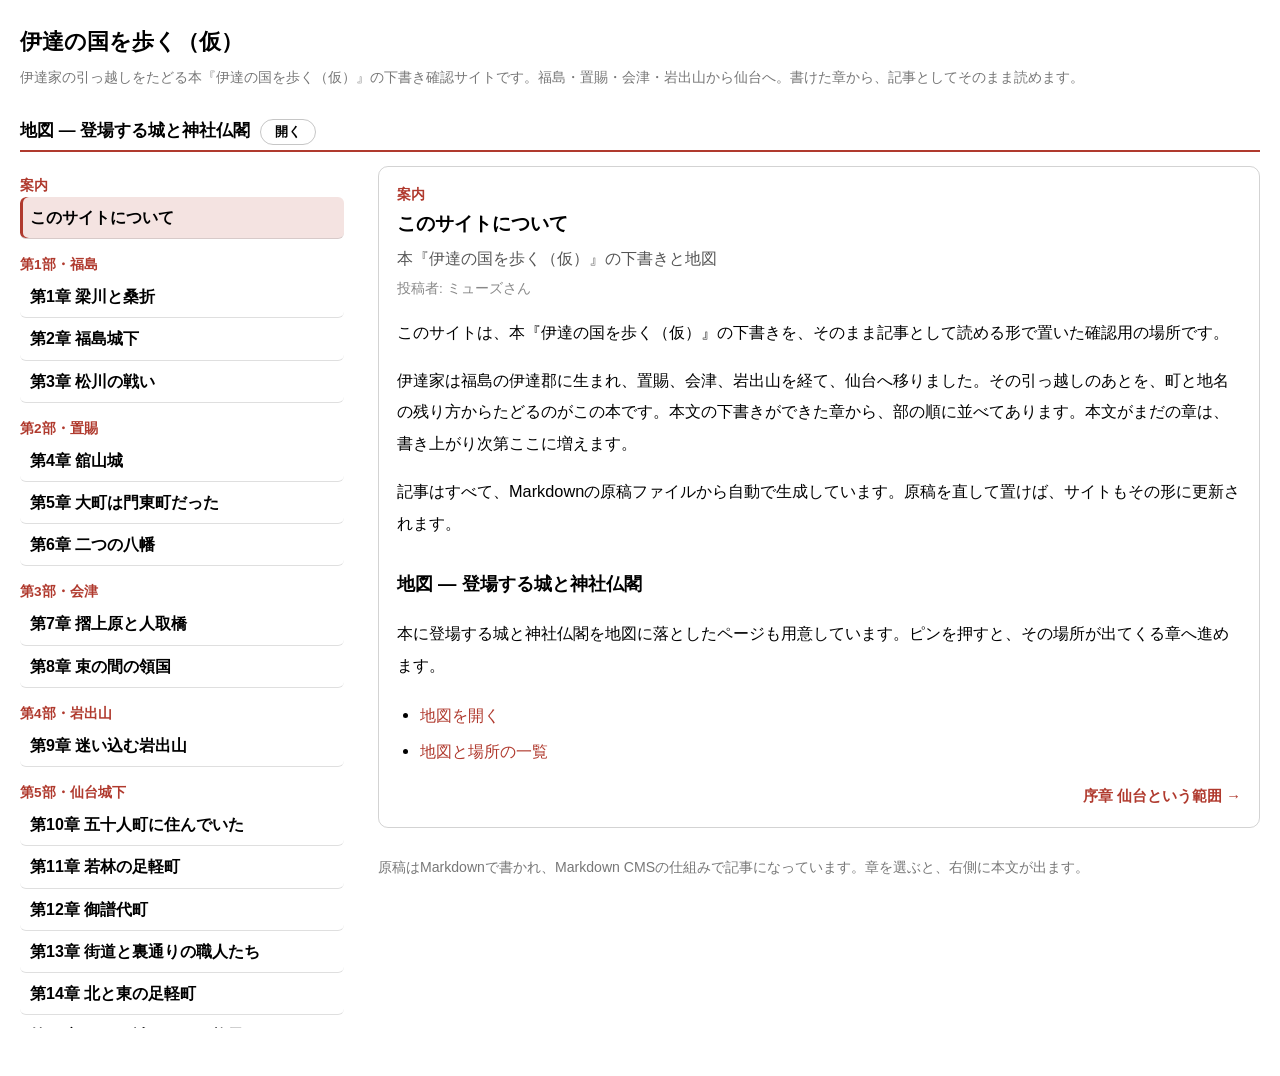
<file: docs/index.html>
<!doctype html><html lang="ja"><head><meta charset="utf-8"><meta name="viewport" content="width=device-width,initial-scale=1"><meta name="description" content="Markdownから生成した静的JSONサイト"><meta http-equiv="Content-Security-Policy" content="default-src 'self'; script-src 'self' https://static.cloudflareinsights.com; style-src 'self'; img-src 'self' data: https://tile.openstreetmap.org https://tile.openstreetmap.jp; connect-src 'self' https://cloudflareinsights.com; object-src 'none'; base-uri 'self'; form-action 'none'"><title>伊達の国を歩く（仮）</title><link rel="stylesheet" href="assets/style.css"></head><body><div id="app" data-default="date" data-root="./" data-mode="site" data-site-id="date" data-portal-url="" data-template="natural" data-theme-switcher="false"><p class="loading">読み込み中…</p></div><noscript>JavaScriptを有効にしてください。</noscript><script src="assets/app.js" defer></script><script defer src="https://static.cloudflareinsights.com/beacon.min.js" data-cf-beacon='{"token": "cdf4ee53507948e4a412f503875833cd"}'></script></body></html>
</file>
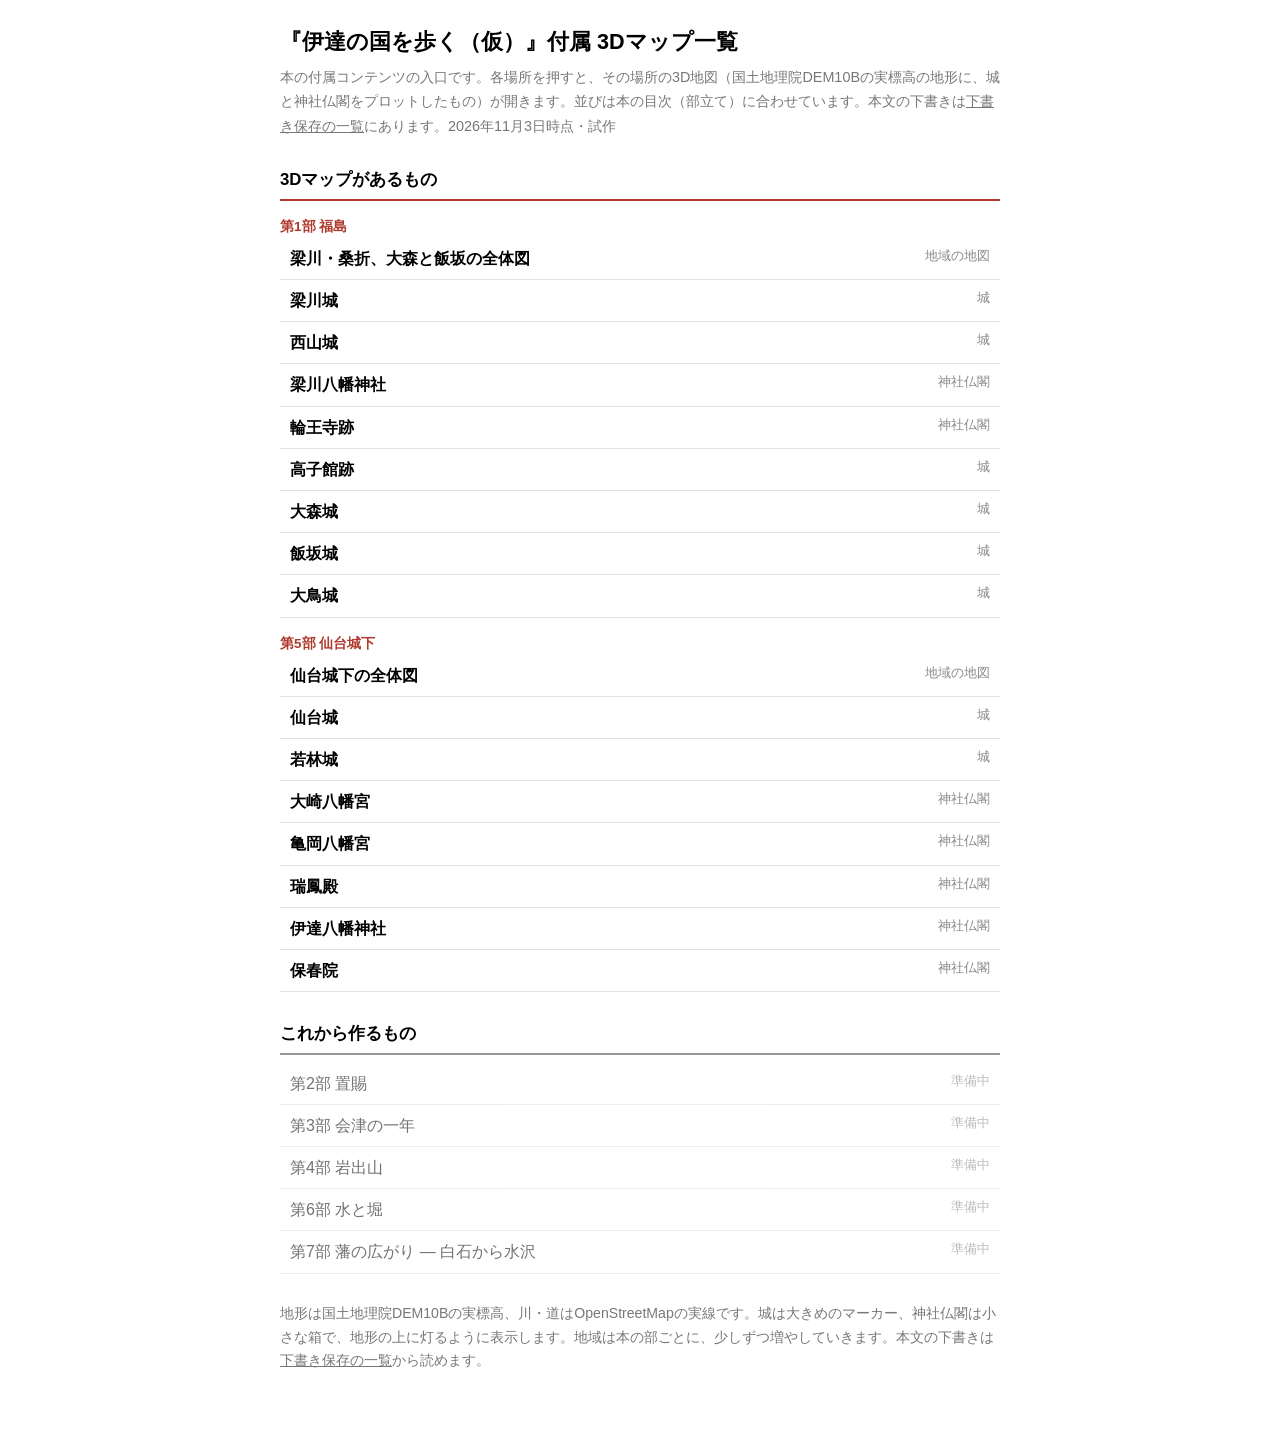
<file: map-list.html>
<!DOCTYPE html>
<html lang="ja">
<head>
<meta charset="utf-8">
<meta name="viewport" content="width=device-width, initial-scale=1">
<title>『伊達の国を歩く（仮）』付属 3Dマップ一覧</title>
<style>
  :root { color-scheme: light dark; }
  body { font-family: "Hiragino Kaku Gothic ProN", "Noto Sans JP", sans-serif; margin: 0; padding: 24px 16px 48px; line-height: 1.7; }
  main { max-width: 720px; margin: 0 auto; }
  h1 { font-size: 1.35rem; margin: 0 0 4px; }
  .sub { color: #777; font-size: .9rem; margin-bottom: 20px; }
  h2 { font-size: 1.05rem; margin: 28px 0 8px; padding-bottom: 4px; border-bottom: 2px solid #b03a2e; }
  h2.todo { border-bottom-color: #999; }
  ul { list-style: none; padding: 0; margin: 0; }
  li { padding: 7px 10px; border-bottom: 1px solid rgba(128,128,128,.25); display: flex; justify-content: space-between; gap: 12px; }
  li .name { font-weight: 600; }
  li a { color: inherit; text-decoration: none; }
  li a:hover { text-decoration: underline; color: #b03a2e; }
  li .meta { color: #888; font-size: .82rem; white-space: nowrap; }
  li.dim { opacity: .55; }
  li.dim .name { font-weight: 400; }
  .badge { display: inline-block; font-size: .75rem; padding: 1px 8px; border-radius: 999px; background: #b03a2e; color: #fff; vertical-align: middle; margin-left: 6px; }
  .badge.gray { background: #888; }
  .note { margin-top: 28px; font-size: .88rem; color: #777; }
  .sub a, .note a { color: inherit; text-decoration: underline; }
  .part { margin-top: 14px; font-size: .85rem; color: #b03a2e; font-weight: 700; }
</style>
</head>
<body>
<main>
  <h1>『伊達の国を歩く（仮）』付属 3Dマップ一覧</h1>
  <div class="sub">本の付属コンテンツの入口です。各場所を押すと、その場所の3D地図（国土地理院DEM10Bの実標高の地形に、城と神社仏閣をプロットしたもの）が開きます。並びは本の目次（部立て）に合わせています。本文の下書きは<a href="./index.html">下書き保存の一覧</a>にあります。2026年11月3日時点・試作</div>

  <h2>3Dマップがあるもの</h2>
<div class="part">第1部 福島</div>
  <ul>
    <li><span class="name"><a href="./map.html?scene=yanagawa">梁川・桑折、大森と飯坂の全体図</a></span><span class="meta">地域の地図</span></li>
    <li><span class="name"><a href="./map.html?scene=yanagawa&focus=%E6%A2%81%E5%B7%9D%E5%9F%8E">梁川城</a></span><span class="meta">城</span></li>
    <li><span class="name"><a href="./map.html?scene=yanagawa&focus=%E8%A5%BF%E5%B1%B1%E5%9F%8E">西山城</a></span><span class="meta">城</span></li>
    <li><span class="name"><a href="./map.html?scene=yanagawa&focus=%E6%A2%81%E5%B7%9D%E5%85%AB%E5%B9%A1%E7%A5%9E%E7%A4%BE">梁川八幡神社</a></span><span class="meta">神社仏閣</span></li>
    <li><span class="name"><a href="./map.html?scene=yanagawa&focus=%E8%BC%AA%E7%8E%8B%E5%AF%BA%E8%B7%A1">輪王寺跡</a></span><span class="meta">神社仏閣</span></li>
    <li><span class="name"><a href="./map.html?scene=yanagawa&focus=%E9%AB%98%E5%AD%90%E9%A4%A8%E8%B7%A1">高子館跡</a></span><span class="meta">城</span></li>
    <li><span class="name"><a href="./map.html?scene=yanagawa&focus=%E5%A4%A7%E6%A3%AE%E5%9F%8E">大森城</a></span><span class="meta">城</span></li>
    <li><span class="name"><a href="./map.html?scene=yanagawa&focus=%E9%A3%AF%E5%9D%82%E5%9F%8E">飯坂城</a></span><span class="meta">城</span></li>
    <li><span class="name"><a href="./map.html?scene=yanagawa&focus=%E5%A4%A7%E9%B3%A5%E5%9F%8E">大鳥城</a></span><span class="meta">城</span></li>
  </ul>
  <div class="part">第5部 仙台城下</div>
  <ul>
    <li><span class="name"><a href="./map.html?scene=sendai">仙台城下の全体図</a></span><span class="meta">地域の地図</span></li>
    <li><span class="name"><a href="./map.html?scene=sendai&focus=%E4%BB%99%E5%8F%B0%E5%9F%8E">仙台城</a></span><span class="meta">城</span></li>
    <li><span class="name"><a href="./map.html?scene=sendai&focus=%E8%8B%A5%E6%9E%97%E5%9F%8E">若林城</a></span><span class="meta">城</span></li>
    <li><span class="name"><a href="./map.html?scene=sendai&focus=%E5%A4%A7%E5%B4%8E%E5%85%AB%E5%B9%A1%E5%AE%AE">大崎八幡宮</a></span><span class="meta">神社仏閣</span></li>
    <li><span class="name"><a href="./map.html?scene=sendai&focus=%E4%BA%80%E5%B2%A1%E5%85%AB%E5%B9%A1%E5%AE%AE">亀岡八幡宮</a></span><span class="meta">神社仏閣</span></li>
    <li><span class="name"><a href="./map.html?scene=sendai&focus=%E7%91%9E%E9%B3%B3%E6%AE%BF">瑞鳳殿</a></span><span class="meta">神社仏閣</span></li>
    <li><span class="name"><a href="./map.html?scene=sendai&focus=%E4%BC%8A%E9%81%94%E5%85%AB%E5%B9%A1%E7%A5%9E%E7%A4%BE">伊達八幡神社</a></span><span class="meta">神社仏閣</span></li>
    <li><span class="name"><a href="./map.html?scene=sendai&focus=%E4%BF%9D%E6%98%A5%E9%99%A2">保春院</a></span><span class="meta">神社仏閣</span></li>
  </ul>

  <h2 class="todo">これから作るもの</h2>
  <ul>
    <li class="dim"><span class="name">第2部 置賜</span><span class="meta">準備中</span></li>
    <li class="dim"><span class="name">第3部 会津の一年</span><span class="meta">準備中</span></li>
    <li class="dim"><span class="name">第4部 岩出山</span><span class="meta">準備中</span></li>
    <li class="dim"><span class="name">第6部 水と堀</span><span class="meta">準備中</span></li>
    <li class="dim"><span class="name">第7部 藩の広がり ― 白石から水沢</span><span class="meta">準備中</span></li>
  </ul>

  <p class="note">地形は国土地理院DEM10Bの実標高、川・道はOpenStreetMapの実線です。城は大きめのマーカー、神社仏閣は小さな箱で、地形の上に灯るように表示します。地域は本の部ごとに、少しずつ増やしていきます。本文の下書きは<a href="./index.html">下書き保存の一覧</a>から読めます。</p>
</main>
</body>
</html>
</file>
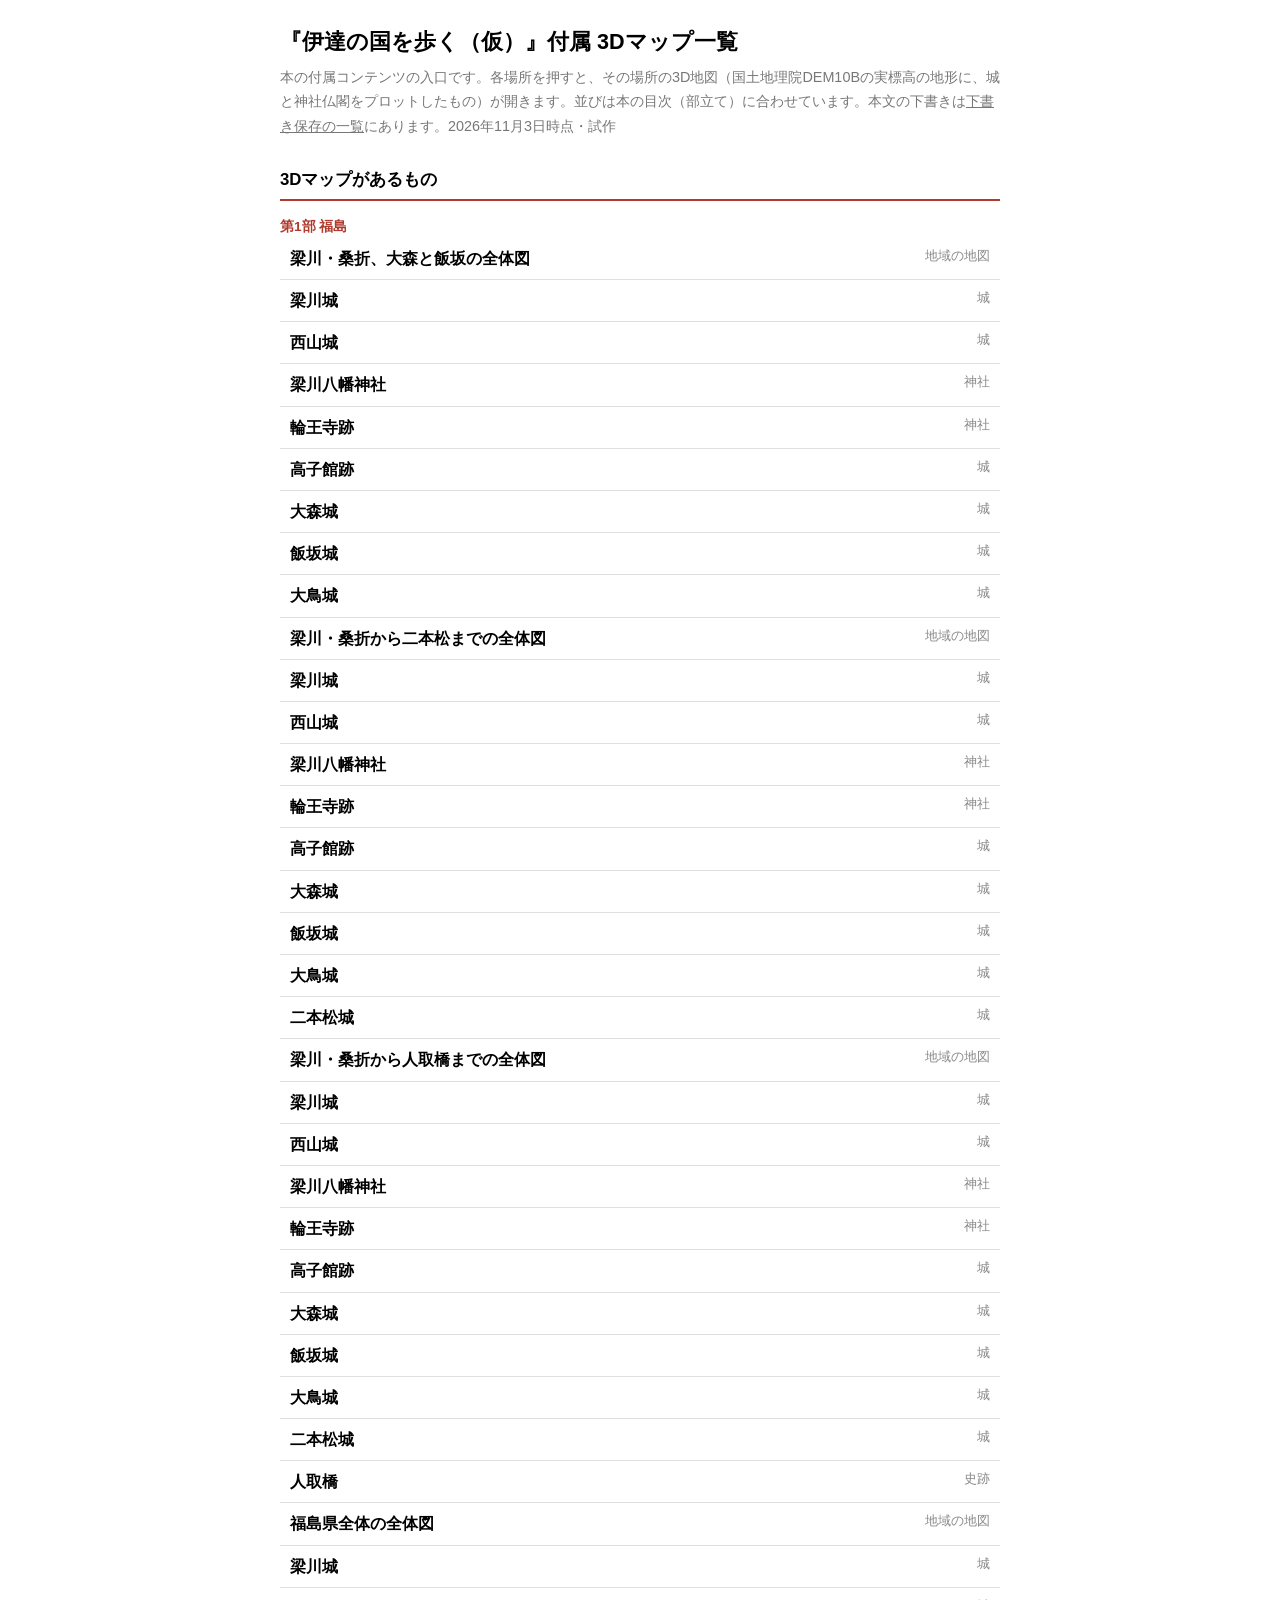
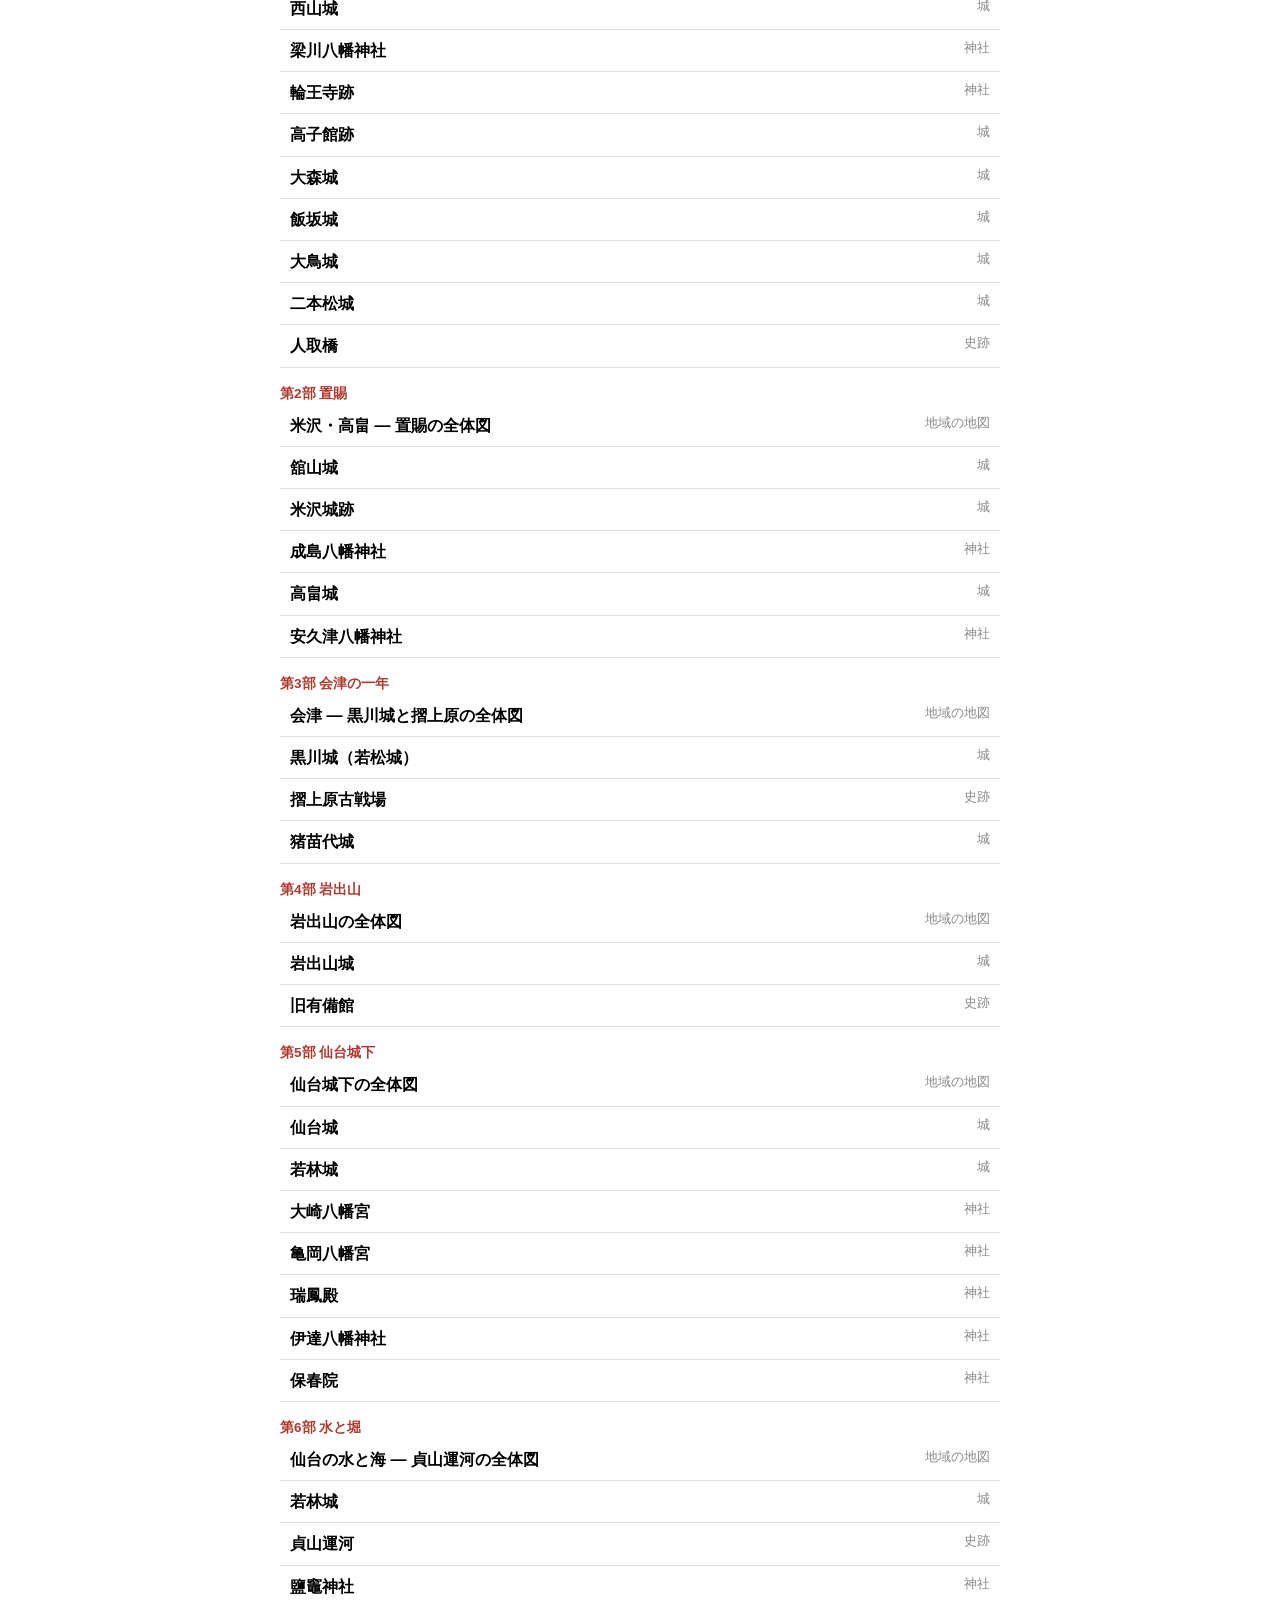
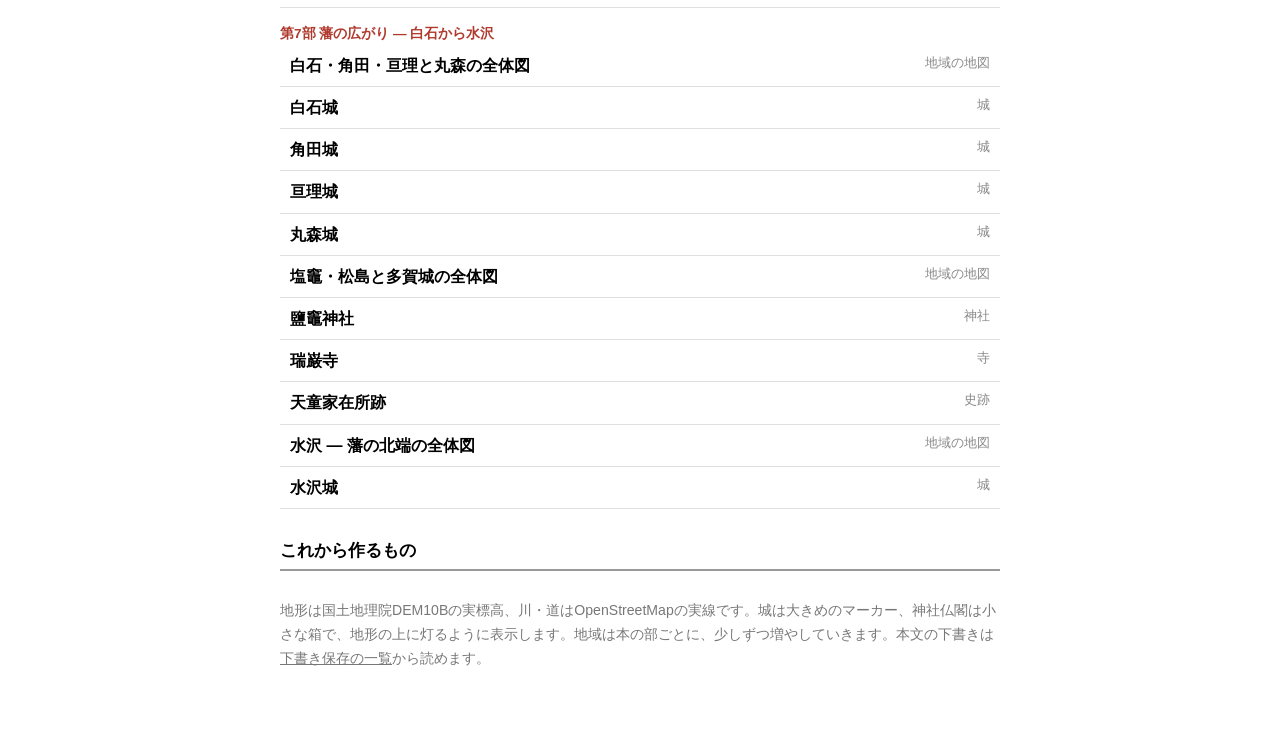
<file: docs/map-list.html>
<!DOCTYPE html>
<html lang="ja">
<head>
<meta charset="utf-8">
<meta name="viewport" content="width=device-width, initial-scale=1">
<title>『伊達の国を歩く（仮）』付属 3Dマップ一覧</title>
<style>
  :root { color-scheme: light dark; }
  body { font-family: "Hiragino Kaku Gothic ProN", "Noto Sans JP", sans-serif; margin: 0; padding: 24px 16px 48px; line-height: 1.7; }
  main { max-width: 720px; margin: 0 auto; }
  h1 { font-size: 1.35rem; margin: 0 0 4px; }
  .sub { color: #777; font-size: .9rem; margin-bottom: 20px; }
  h2 { font-size: 1.05rem; margin: 28px 0 8px; padding-bottom: 4px; border-bottom: 2px solid #b03a2e; }
  h2.todo { border-bottom-color: #999; }
  ul { list-style: none; padding: 0; margin: 0; }
  li { padding: 7px 10px; border-bottom: 1px solid rgba(128,128,128,.25); display: flex; justify-content: space-between; gap: 12px; }
  li .name { font-weight: 600; }
  li a { color: inherit; text-decoration: none; }
  li a:hover { text-decoration: underline; color: #b03a2e; }
  li .meta { color: #888; font-size: .82rem; white-space: nowrap; }
  li.dim { opacity: .55; }
  li.dim .name { font-weight: 400; }
  .badge { display: inline-block; font-size: .75rem; padding: 1px 8px; border-radius: 999px; background: #b03a2e; color: #fff; vertical-align: middle; margin-left: 6px; }
  .badge.gray { background: #888; }
  .note { margin-top: 28px; font-size: .88rem; color: #777; }
  .sub a, .note a { color: inherit; text-decoration: underline; }
  .part { margin-top: 14px; font-size: .85rem; color: #b03a2e; font-weight: 700; }
</style>
</head>
<body>
<main>
  <h1>『伊達の国を歩く（仮）』付属 3Dマップ一覧</h1>
  <div class="sub">本の付属コンテンツの入口です。各場所を押すと、その場所の3D地図（国土地理院DEM10Bの実標高の地形に、城と神社仏閣をプロットしたもの）が開きます。並びは本の目次（部立て）に合わせています。本文の下書きは<a href="./index.html">下書き保存の一覧</a>にあります。2026年11月3日時点・試作</div>

  <h2>3Dマップがあるもの</h2>
<div class="part">第1部 福島</div>
  <ul>
    <li><span class="name"><a href="./map.html?scene=yanagawa">梁川・桑折、大森と飯坂の全体図</a></span><span class="meta">地域の地図</span></li>
    <li><span class="name"><a href="./map.html?scene=yanagawa&focus=%E6%A2%81%E5%B7%9D%E5%9F%8E">梁川城</a></span><span class="meta">城</span></li>
    <li><span class="name"><a href="./map.html?scene=yanagawa&focus=%E8%A5%BF%E5%B1%B1%E5%9F%8E">西山城</a></span><span class="meta">城</span></li>
    <li><span class="name"><a href="./map.html?scene=yanagawa&focus=%E6%A2%81%E5%B7%9D%E5%85%AB%E5%B9%A1%E7%A5%9E%E7%A4%BE">梁川八幡神社</a></span><span class="meta">神社</span></li>
    <li><span class="name"><a href="./map.html?scene=yanagawa&focus=%E8%BC%AA%E7%8E%8B%E5%AF%BA%E8%B7%A1">輪王寺跡</a></span><span class="meta">神社</span></li>
    <li><span class="name"><a href="./map.html?scene=yanagawa&focus=%E9%AB%98%E5%AD%90%E9%A4%A8%E8%B7%A1">高子館跡</a></span><span class="meta">城</span></li>
    <li><span class="name"><a href="./map.html?scene=yanagawa&focus=%E5%A4%A7%E6%A3%AE%E5%9F%8E">大森城</a></span><span class="meta">城</span></li>
    <li><span class="name"><a href="./map.html?scene=yanagawa&focus=%E9%A3%AF%E5%9D%82%E5%9F%8E">飯坂城</a></span><span class="meta">城</span></li>
    <li><span class="name"><a href="./map.html?scene=yanagawa&focus=%E5%A4%A7%E9%B3%A5%E5%9F%8E">大鳥城</a></span><span class="meta">城</span></li>
    <li><span class="name"><a href="./map.html?scene=fukushima33">梁川・桑折から二本松までの全体図</a></span><span class="meta">地域の地図</span></li>
    <li><span class="name"><a href="./map.html?scene=fukushima33&focus=%E6%A2%81%E5%B7%9D%E5%9F%8E">梁川城</a></span><span class="meta">城</span></li>
    <li><span class="name"><a href="./map.html?scene=fukushima33&focus=%E8%A5%BF%E5%B1%B1%E5%9F%8E">西山城</a></span><span class="meta">城</span></li>
    <li><span class="name"><a href="./map.html?scene=fukushima33&focus=%E6%A2%81%E5%B7%9D%E5%85%AB%E5%B9%A1%E7%A5%9E%E7%A4%BE">梁川八幡神社</a></span><span class="meta">神社</span></li>
    <li><span class="name"><a href="./map.html?scene=fukushima33&focus=%E8%BC%AA%E7%8E%8B%E5%AF%BA%E8%B7%A1">輪王寺跡</a></span><span class="meta">神社</span></li>
    <li><span class="name"><a href="./map.html?scene=fukushima33&focus=%E9%AB%98%E5%AD%90%E9%A4%A8%E8%B7%A1">高子館跡</a></span><span class="meta">城</span></li>
    <li><span class="name"><a href="./map.html?scene=fukushima33&focus=%E5%A4%A7%E6%A3%AE%E5%9F%8E">大森城</a></span><span class="meta">城</span></li>
    <li><span class="name"><a href="./map.html?scene=fukushima33&focus=%E9%A3%AF%E5%9D%82%E5%9F%8E">飯坂城</a></span><span class="meta">城</span></li>
    <li><span class="name"><a href="./map.html?scene=fukushima33&focus=%E5%A4%A7%E9%B3%A5%E5%9F%8E">大鳥城</a></span><span class="meta">城</span></li>
    <li><span class="name"><a href="./map.html?scene=fukushima33&focus=%E4%BA%8C%E6%9C%AC%E6%9D%BE%E5%9F%8E">二本松城</a></span><span class="meta">城</span></li>
    <li><span class="name"><a href="./map.html?scene=fukushima43">梁川・桑折から人取橋までの全体図</a></span><span class="meta">地域の地図</span></li>
    <li><span class="name"><a href="./map.html?scene=fukushima43&focus=%E6%A2%81%E5%B7%9D%E5%9F%8E">梁川城</a></span><span class="meta">城</span></li>
    <li><span class="name"><a href="./map.html?scene=fukushima43&focus=%E8%A5%BF%E5%B1%B1%E5%9F%8E">西山城</a></span><span class="meta">城</span></li>
    <li><span class="name"><a href="./map.html?scene=fukushima43&focus=%E6%A2%81%E5%B7%9D%E5%85%AB%E5%B9%A1%E7%A5%9E%E7%A4%BE">梁川八幡神社</a></span><span class="meta">神社</span></li>
    <li><span class="name"><a href="./map.html?scene=fukushima43&focus=%E8%BC%AA%E7%8E%8B%E5%AF%BA%E8%B7%A1">輪王寺跡</a></span><span class="meta">神社</span></li>
    <li><span class="name"><a href="./map.html?scene=fukushima43&focus=%E9%AB%98%E5%AD%90%E9%A4%A8%E8%B7%A1">高子館跡</a></span><span class="meta">城</span></li>
    <li><span class="name"><a href="./map.html?scene=fukushima43&focus=%E5%A4%A7%E6%A3%AE%E5%9F%8E">大森城</a></span><span class="meta">城</span></li>
    <li><span class="name"><a href="./map.html?scene=fukushima43&focus=%E9%A3%AF%E5%9D%82%E5%9F%8E">飯坂城</a></span><span class="meta">城</span></li>
    <li><span class="name"><a href="./map.html?scene=fukushima43&focus=%E5%A4%A7%E9%B3%A5%E5%9F%8E">大鳥城</a></span><span class="meta">城</span></li>
    <li><span class="name"><a href="./map.html?scene=fukushima43&focus=%E4%BA%8C%E6%9C%AC%E6%9D%BE%E5%9F%8E">二本松城</a></span><span class="meta">城</span></li>
    <li><span class="name"><a href="./map.html?scene=fukushima43&focus=%E4%BA%BA%E5%8F%96%E6%A9%8B">人取橋</a></span><span class="meta">史跡</span></li>
    <li><span class="name"><a href="./map.html?scene=fukushima-all">福島県全体の全体図</a></span><span class="meta">地域の地図</span></li>
    <li><span class="name"><a href="./map.html?scene=fukushima-all&focus=%E6%A2%81%E5%B7%9D%E5%9F%8E">梁川城</a></span><span class="meta">城</span></li>
    <li><span class="name"><a href="./map.html?scene=fukushima-all&focus=%E8%A5%BF%E5%B1%B1%E5%9F%8E">西山城</a></span><span class="meta">城</span></li>
    <li><span class="name"><a href="./map.html?scene=fukushima-all&focus=%E6%A2%81%E5%B7%9D%E5%85%AB%E5%B9%A1%E7%A5%9E%E7%A4%BE">梁川八幡神社</a></span><span class="meta">神社</span></li>
    <li><span class="name"><a href="./map.html?scene=fukushima-all&focus=%E8%BC%AA%E7%8E%8B%E5%AF%BA%E8%B7%A1">輪王寺跡</a></span><span class="meta">神社</span></li>
    <li><span class="name"><a href="./map.html?scene=fukushima-all&focus=%E9%AB%98%E5%AD%90%E9%A4%A8%E8%B7%A1">高子館跡</a></span><span class="meta">城</span></li>
    <li><span class="name"><a href="./map.html?scene=fukushima-all&focus=%E5%A4%A7%E6%A3%AE%E5%9F%8E">大森城</a></span><span class="meta">城</span></li>
    <li><span class="name"><a href="./map.html?scene=fukushima-all&focus=%E9%A3%AF%E5%9D%82%E5%9F%8E">飯坂城</a></span><span class="meta">城</span></li>
    <li><span class="name"><a href="./map.html?scene=fukushima-all&focus=%E5%A4%A7%E9%B3%A5%E5%9F%8E">大鳥城</a></span><span class="meta">城</span></li>
    <li><span class="name"><a href="./map.html?scene=fukushima-all&focus=%E4%BA%8C%E6%9C%AC%E6%9D%BE%E5%9F%8E">二本松城</a></span><span class="meta">城</span></li>
    <li><span class="name"><a href="./map.html?scene=fukushima-all&focus=%E4%BA%BA%E5%8F%96%E6%A9%8B">人取橋</a></span><span class="meta">史跡</span></li>
  </ul>
  <div class="part">第2部 置賜</div>
  <ul>
    <li><span class="name"><a href="./map.html?scene=okitama">米沢・高畠 ― 置賜の全体図</a></span><span class="meta">地域の地図</span></li>
    <li><span class="name"><a href="./map.html?scene=okitama&focus=%E8%88%98%E5%B1%B1%E5%9F%8E">舘山城</a></span><span class="meta">城</span></li>
    <li><span class="name"><a href="./map.html?scene=okitama&focus=%E7%B1%B3%E6%B2%A2%E5%9F%8E%E8%B7%A1">米沢城跡</a></span><span class="meta">城</span></li>
    <li><span class="name"><a href="./map.html?scene=okitama&focus=%E6%88%90%E5%B3%B6%E5%85%AB%E5%B9%A1%E7%A5%9E%E7%A4%BE">成島八幡神社</a></span><span class="meta">神社</span></li>
    <li><span class="name"><a href="./map.html?scene=okitama&focus=%E9%AB%98%E7%95%A0%E5%9F%8E">高畠城</a></span><span class="meta">城</span></li>
    <li><span class="name"><a href="./map.html?scene=okitama&focus=%E5%AE%89%E4%B9%85%E6%B4%A5%E5%85%AB%E5%B9%A1%E7%A5%9E%E7%A4%BE">安久津八幡神社</a></span><span class="meta">神社</span></li>
  </ul>
  <div class="part">第3部 会津の一年</div>
  <ul>
    <li><span class="name"><a href="./map.html?scene=aizu">会津 ― 黒川城と摺上原の全体図</a></span><span class="meta">地域の地図</span></li>
    <li><span class="name"><a href="./map.html?scene=aizu&focus=%E9%BB%92%E5%B7%9D%E5%9F%8E%EF%BC%88%E8%8B%A5%E6%9D%BE%E5%9F%8E%EF%BC%89">黒川城（若松城）</a></span><span class="meta">城</span></li>
    <li><span class="name"><a href="./map.html?scene=aizu&focus=%E6%91%BA%E4%B8%8A%E5%8E%9F%E5%8F%A4%E6%88%A6%E5%A0%B4">摺上原古戦場</a></span><span class="meta">史跡</span></li>
    <li><span class="name"><a href="./map.html?scene=aizu&focus=%E7%8C%AA%E8%8B%97%E4%BB%A3%E5%9F%8E">猪苗代城</a></span><span class="meta">城</span></li>
  </ul>
  <div class="part">第4部 岩出山</div>
  <ul>
    <li><span class="name"><a href="./map.html?scene=iwadeyama">岩出山の全体図</a></span><span class="meta">地域の地図</span></li>
    <li><span class="name"><a href="./map.html?scene=iwadeyama&focus=%E5%B2%A9%E5%87%BA%E5%B1%B1%E5%9F%8E">岩出山城</a></span><span class="meta">城</span></li>
    <li><span class="name"><a href="./map.html?scene=iwadeyama&focus=%E6%97%A7%E6%9C%89%E5%82%99%E9%A4%A8">旧有備館</a></span><span class="meta">史跡</span></li>
  </ul>
  <div class="part">第5部 仙台城下</div>
  <ul>
    <li><span class="name"><a href="./map.html?scene=sendai">仙台城下の全体図</a></span><span class="meta">地域の地図</span></li>
    <li><span class="name"><a href="./map.html?scene=sendai&focus=%E4%BB%99%E5%8F%B0%E5%9F%8E">仙台城</a></span><span class="meta">城</span></li>
    <li><span class="name"><a href="./map.html?scene=sendai&focus=%E8%8B%A5%E6%9E%97%E5%9F%8E">若林城</a></span><span class="meta">城</span></li>
    <li><span class="name"><a href="./map.html?scene=sendai&focus=%E5%A4%A7%E5%B4%8E%E5%85%AB%E5%B9%A1%E5%AE%AE">大崎八幡宮</a></span><span class="meta">神社</span></li>
    <li><span class="name"><a href="./map.html?scene=sendai&focus=%E4%BA%80%E5%B2%A1%E5%85%AB%E5%B9%A1%E5%AE%AE">亀岡八幡宮</a></span><span class="meta">神社</span></li>
    <li><span class="name"><a href="./map.html?scene=sendai&focus=%E7%91%9E%E9%B3%B3%E6%AE%BF">瑞鳳殿</a></span><span class="meta">神社</span></li>
    <li><span class="name"><a href="./map.html?scene=sendai&focus=%E4%BC%8A%E9%81%94%E5%85%AB%E5%B9%A1%E7%A5%9E%E7%A4%BE">伊達八幡神社</a></span><span class="meta">神社</span></li>
    <li><span class="name"><a href="./map.html?scene=sendai&focus=%E4%BF%9D%E6%98%A5%E9%99%A2">保春院</a></span><span class="meta">神社</span></li>
  </ul>
  <div class="part">第6部 水と堀</div>
  <ul>
    <li><span class="name"><a href="./map.html?scene=teizan">仙台の水と海 ― 貞山運河の全体図</a></span><span class="meta">地域の地図</span></li>
    <li><span class="name"><a href="./map.html?scene=teizan&focus=%E8%8B%A5%E6%9E%97%E5%9F%8E">若林城</a></span><span class="meta">城</span></li>
    <li><span class="name"><a href="./map.html?scene=teizan&focus=%E8%B2%9E%E5%B1%B1%E9%81%8B%E6%B2%B3">貞山運河</a></span><span class="meta">史跡</span></li>
    <li><span class="name"><a href="./map.html?scene=teizan&focus=%E9%B9%BD%E7%AB%88%E7%A5%9E%E7%A4%BE">鹽竈神社</a></span><span class="meta">神社</span></li>
  </ul>
  <div class="part">第7部 藩の広がり ― 白石から水沢</div>
  <ul>
    <li><span class="name"><a href="./map.html?scene=miyagi-south">白石・角田・亘理と丸森の全体図</a></span><span class="meta">地域の地図</span></li>
    <li><span class="name"><a href="./map.html?scene=miyagi-south&focus=%E7%99%BD%E7%9F%B3%E5%9F%8E">白石城</a></span><span class="meta">城</span></li>
    <li><span class="name"><a href="./map.html?scene=miyagi-south&focus=%E8%A7%92%E7%94%B0%E5%9F%8E">角田城</a></span><span class="meta">城</span></li>
    <li><span class="name"><a href="./map.html?scene=miyagi-south&focus=%E4%BA%98%E7%90%86%E5%9F%8E">亘理城</a></span><span class="meta">城</span></li>
    <li><span class="name"><a href="./map.html?scene=miyagi-south&focus=%E4%B8%B8%E6%A3%AE%E5%9F%8E">丸森城</a></span><span class="meta">城</span></li>
    <li><span class="name"><a href="./map.html?scene=shiogama">塩竈・松島と多賀城の全体図</a></span><span class="meta">地域の地図</span></li>
    <li><span class="name"><a href="./map.html?scene=shiogama&focus=%E9%B9%BD%E7%AB%88%E7%A5%9E%E7%A4%BE">鹽竈神社</a></span><span class="meta">神社</span></li>
    <li><span class="name"><a href="./map.html?scene=shiogama&focus=%E7%91%9E%E5%B7%8C%E5%AF%BA">瑞巌寺</a></span><span class="meta">寺</span></li>
    <li><span class="name"><a href="./map.html?scene=shiogama&focus=%E5%A4%A9%E7%AB%A5%E5%AE%B6%E5%9C%A8%E6%89%80%E8%B7%A1">天童家在所跡</a></span><span class="meta">史跡</span></li>
    <li><span class="name"><a href="./map.html?scene=mizusawa">水沢 ― 藩の北端の全体図</a></span><span class="meta">地域の地図</span></li>
    <li><span class="name"><a href="./map.html?scene=mizusawa&focus=%E6%B0%B4%E6%B2%A2%E5%9F%8E">水沢城</a></span><span class="meta">城</span></li>
  </ul>

  <h2 class="todo">これから作るもの</h2>
  <ul>
    
  </ul>

  <p class="note">地形は国土地理院DEM10Bの実標高、川・道はOpenStreetMapの実線です。城は大きめのマーカー、神社仏閣は小さな箱で、地形の上に灯るように表示します。地域は本の部ごとに、少しずつ増やしていきます。本文の下書きは<a href="./index.html">下書き保存の一覧</a>から読めます。</p>
</main>
</body>
</html>
</file>
<file: docs/assets/style.css>
/* date-no-kuni custom frontend (Nagai-style 2-column layout on Markdown CMS data) */
:root { color-scheme: light dark; }
* { box-sizing: border-box; }
body { font-family: "Hiragino Kaku Gothic ProN", "Noto Sans JP", sans-serif; margin: 0; padding: 24px 16px 48px; line-height: 1.7; }
main { max-width: 1240px; margin: 0 auto; }
h1 { font-size: 1.35rem; margin: 0 0 4px; }
.sub { color: #777; font-size: .9rem; margin-bottom: 20px; }
h2 { font-size: 1.05rem; margin: 28px 0 8px; padding-bottom: 4px; border-bottom: 2px solid #b03a2e; }
h2.todo { border-bottom-color: #999; }
ul { list-style: none; padding: 0; margin: 0; }
#side li { padding: 7px 10px; border-bottom: 1px solid rgba(128,128,128,.25); display: flex; justify-content: space-between; gap: 12px; }
#side li .name { font-weight: 600; }
#side li .meta { color: #888; font-size: .82rem; white-space: nowrap; }
#side li.dim { opacity: .55; }
#side li.dim .name { font-weight: 400; }
.note { margin-top: 28px; font-size: .88rem; color: #777; }
.note a, .sub a { color: inherit; text-decoration: underline; }
.part { margin-top: 14px; font-size: .85rem; color: #b03a2e; font-weight: 700; }

#map2d { height: 440px; border-radius: 10px; border: 1px solid rgba(128,128,128,.35); margin: 6px 0 4px; z-index: 0; }
.hidden { display: none !important; }
.pin { width: 16px; height: 16px; border-radius: 50%; border: 2px solid #fff; box-shadow: 0 1px 5px rgba(0,0,0,.45); }
.pin.castle { background: #d9a441; }
.pin.shrine { background: #c05621; }
.pin.temple { background: #c05621; }
.pin.site { background: #5b8c5a; }
.pop h3 { margin: 0 0 2px; font-size: 1rem; }
.pop .kind { display: inline-block; font-size: .72rem; padding: 0 7px; border-radius: 999px; background: #b03a2e; color: #fff; margin-left: 5px; vertical-align: middle; }
.pop p { margin: 6px 0; font-size: .86rem; line-height: 1.65; }
.pop .chap { font-size: .8rem; color: #666; line-height: 1.7; }
.pop .chap a { color: #b03a2e; font-weight: 700; }

.layout { display: flex; gap: 28px; align-items: flex-start; }
#side { width: 330px; flex: 0 0 330px; position: sticky; top: 16px; max-height: calc(100vh - 32px); overflow-y: auto; padding-right: 6px; }
.content { flex: 1 1 auto; min-width: 0; }
#side li { cursor: pointer; border-radius: 6px; }
#side li:hover { background: rgba(128,128,128,.10); }
#side li.selected { background: rgba(176,58,46,.14); box-shadow: inset 3px 0 0 #b03a2e; }
#detail { border: 1px solid rgba(128,128,128,.35); border-radius: 10px; padding: 16px 18px; margin: 6px 0 18px; }
#detail h3 { margin: 2px 0 6px; font-size: 1.2rem; }
#detail .dpart { color: #b03a2e; font-weight: 700; font-size: .85rem; }
#detail .dsub { color: #555; font-size: .98rem; margin: 0 0 2px; }
#detail .dmeta { color: #888; font-size: .85rem; margin: 4px 0 10px; }
#detail .dplaces { font-size: .9rem; margin: 12px 0 0; }
#detail .dplaces a { color: #b03a2e; }
#mapToggle { margin-left: 10px; padding: 3px 14px; border-radius: 999px; border: 1px solid rgba(128,128,128,.45); background: transparent; color: inherit; font-size: .82rem; font-weight: 700; cursor: pointer; vertical-align: middle; }
#mapToggle:hover { background: rgba(176,58,46,.12); }

.abody { font-size: 1.02rem; line-height: 1.95; }
.abody h1 { font-size: 1.45rem; line-height: 1.5; margin: 4px 0 14px; }
.abody h2 { font-size: 1.15rem; margin: 26px 0 8px; border-bottom: none; padding-bottom: 0; }
.abody h3 { font-size: 1.05rem; margin: 20px 0 6px; }
.abody blockquote { margin: 10px 0 18px; padding: 8px 14px; border-left: 3px solid rgba(128,128,128,.45); color: #777; font-size: .88rem; line-height: 1.7; }
.abody ul { list-style: disc; padding-left: 1.4em; margin: 8px 0; }
.abody ol { padding-left: 1.4em; margin: 8px 0; }
.abody li { display: list-item; border-bottom: none; padding: 2px 0; }
.abody hr { border: none; border-top: 1px solid rgba(128,128,128,.35); margin: 20px 0; }
.abody a { color: #b03a2e; }
.abody img { max-width: 100%; height: auto; }
.rnav { display: flex; justify-content: space-between; gap: 10px; margin: 14px 0 2px; flex-wrap: wrap; }
.rnav a { color: #b03a2e; font-weight: 700; text-decoration: none; font-size: .92rem; }
.rnav a:hover { text-decoration: underline; }
.rstatus { color: #888; font-size: .9rem; padding: 18px 0; }

#menuBtn { display: none; }
@media (max-width: 900px) {
  #menuBtn { display: inline-block; position: sticky; top: 8px; z-index: 1200; padding: 8px 16px; border-radius: 999px; border: 1px solid rgba(128,128,128,.4); background: #b03a2e; color: #fff; font-weight: 700; font-size: .95rem; margin-bottom: 10px; cursor: pointer; }
  .layout { display: block; }
  #side { position: fixed; top: 0; left: 0; bottom: 0; width: 84vw; max-width: 340px; max-height: none; background: Canvas; z-index: 1100; padding: 18px 16px; box-shadow: 2px 0 14px rgba(0,0,0,.35); transform: translateX(-105%); transition: transform .25s ease; overflow-y: auto; }
  #side.open { transform: translateX(0); }
  #map2d { height: 340px; }
}
.loading { color: #888; }
</file>
